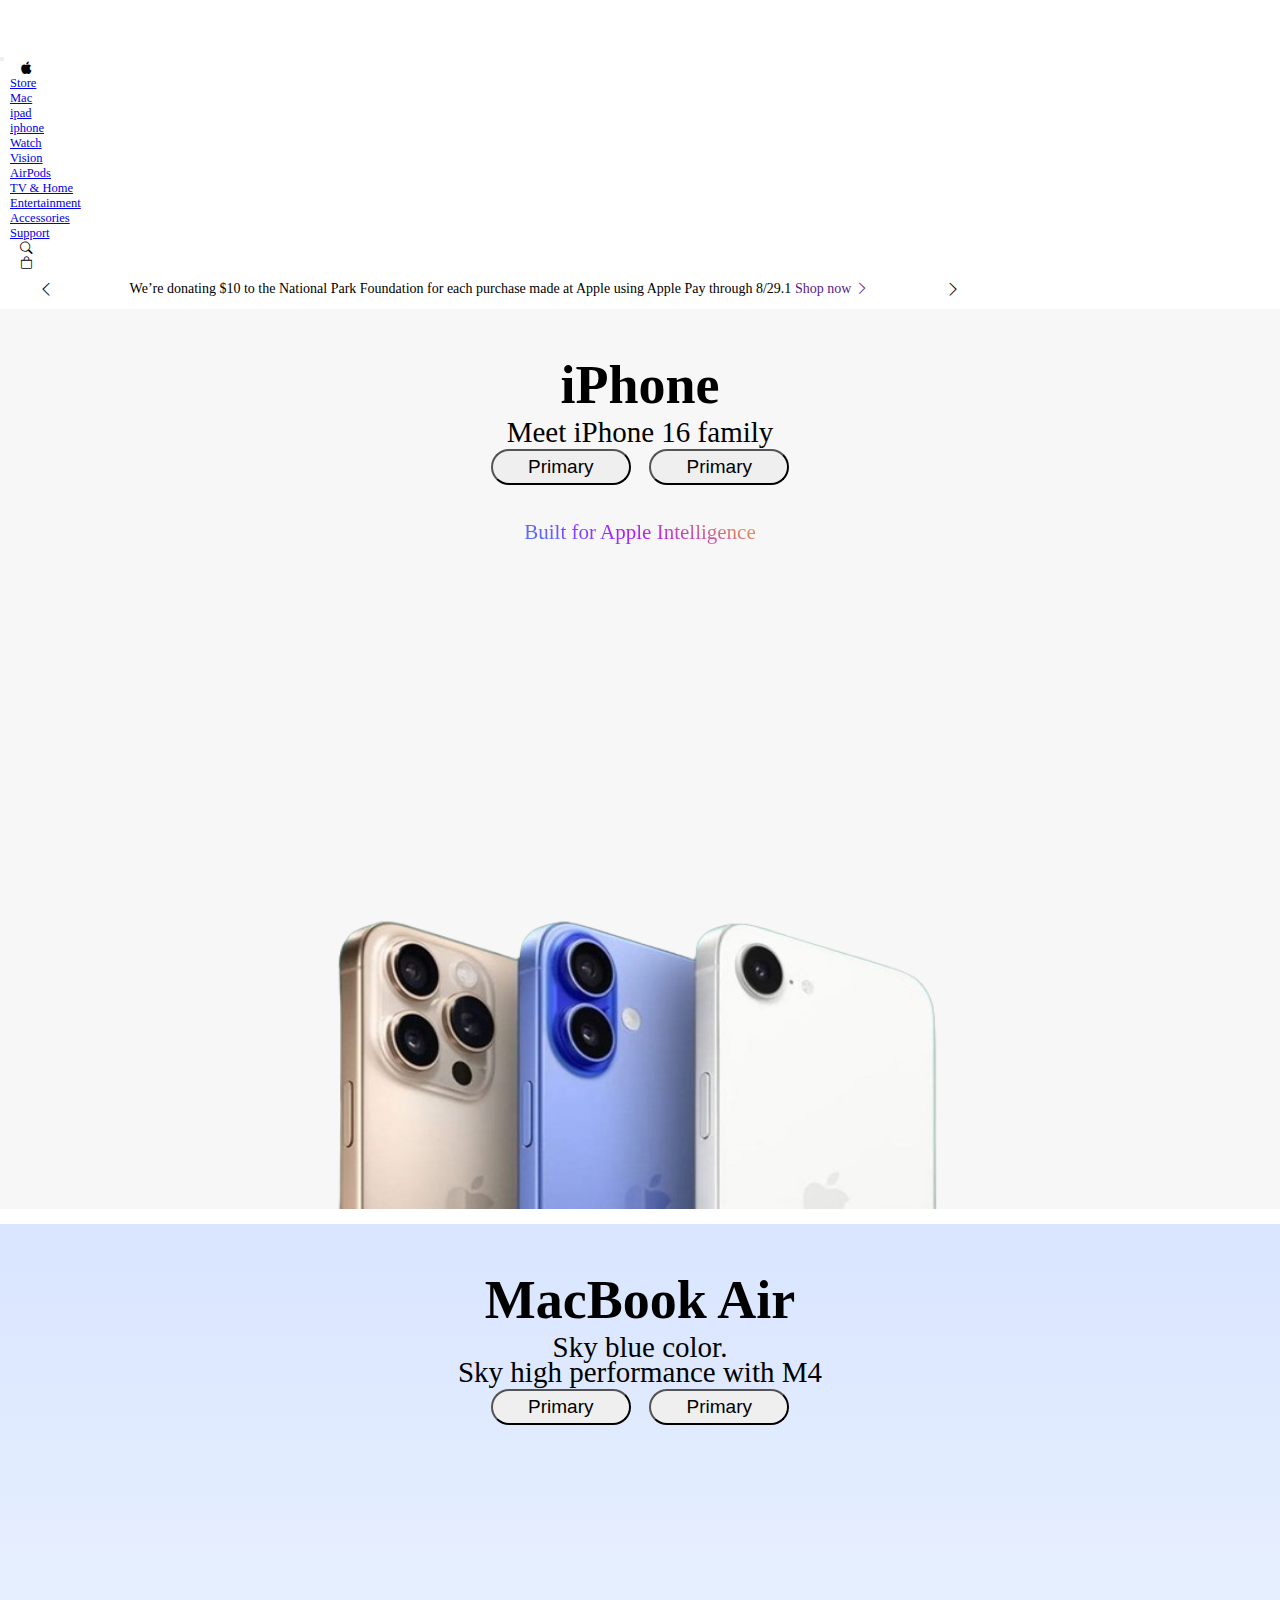
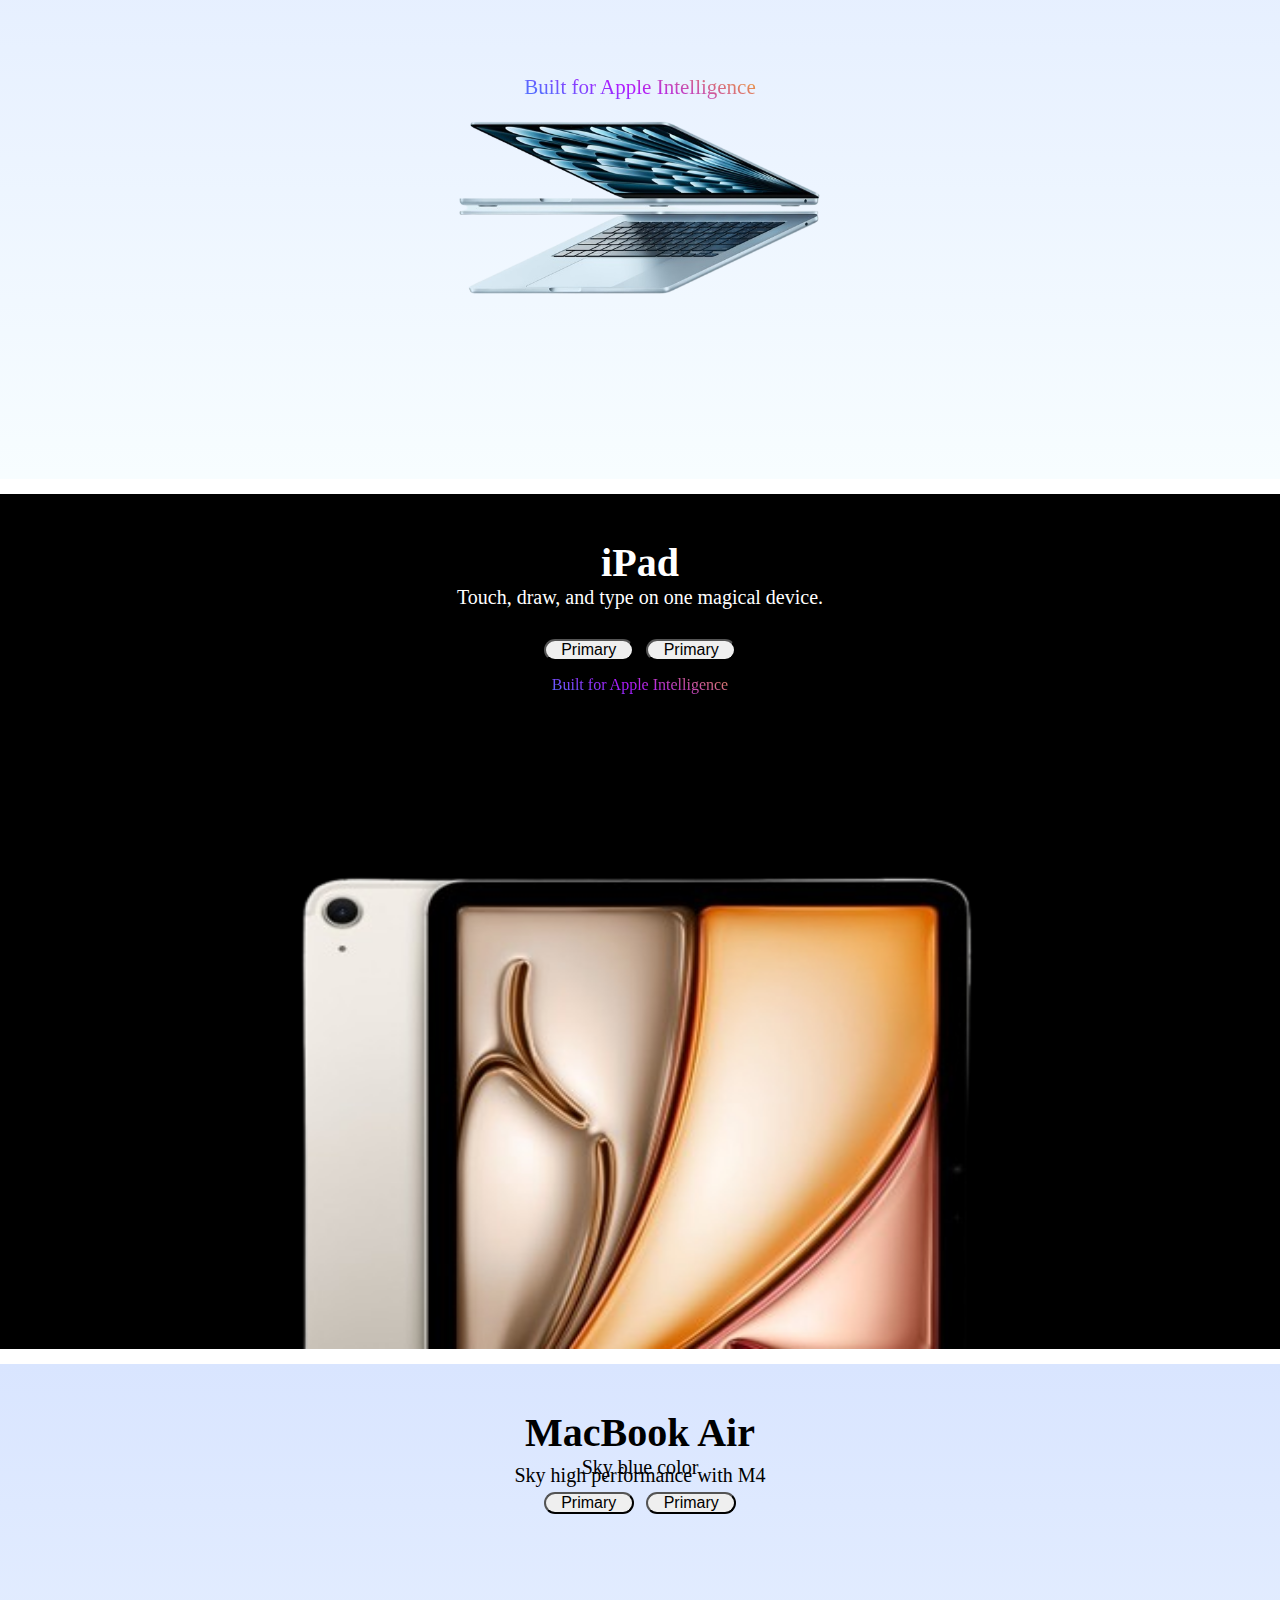
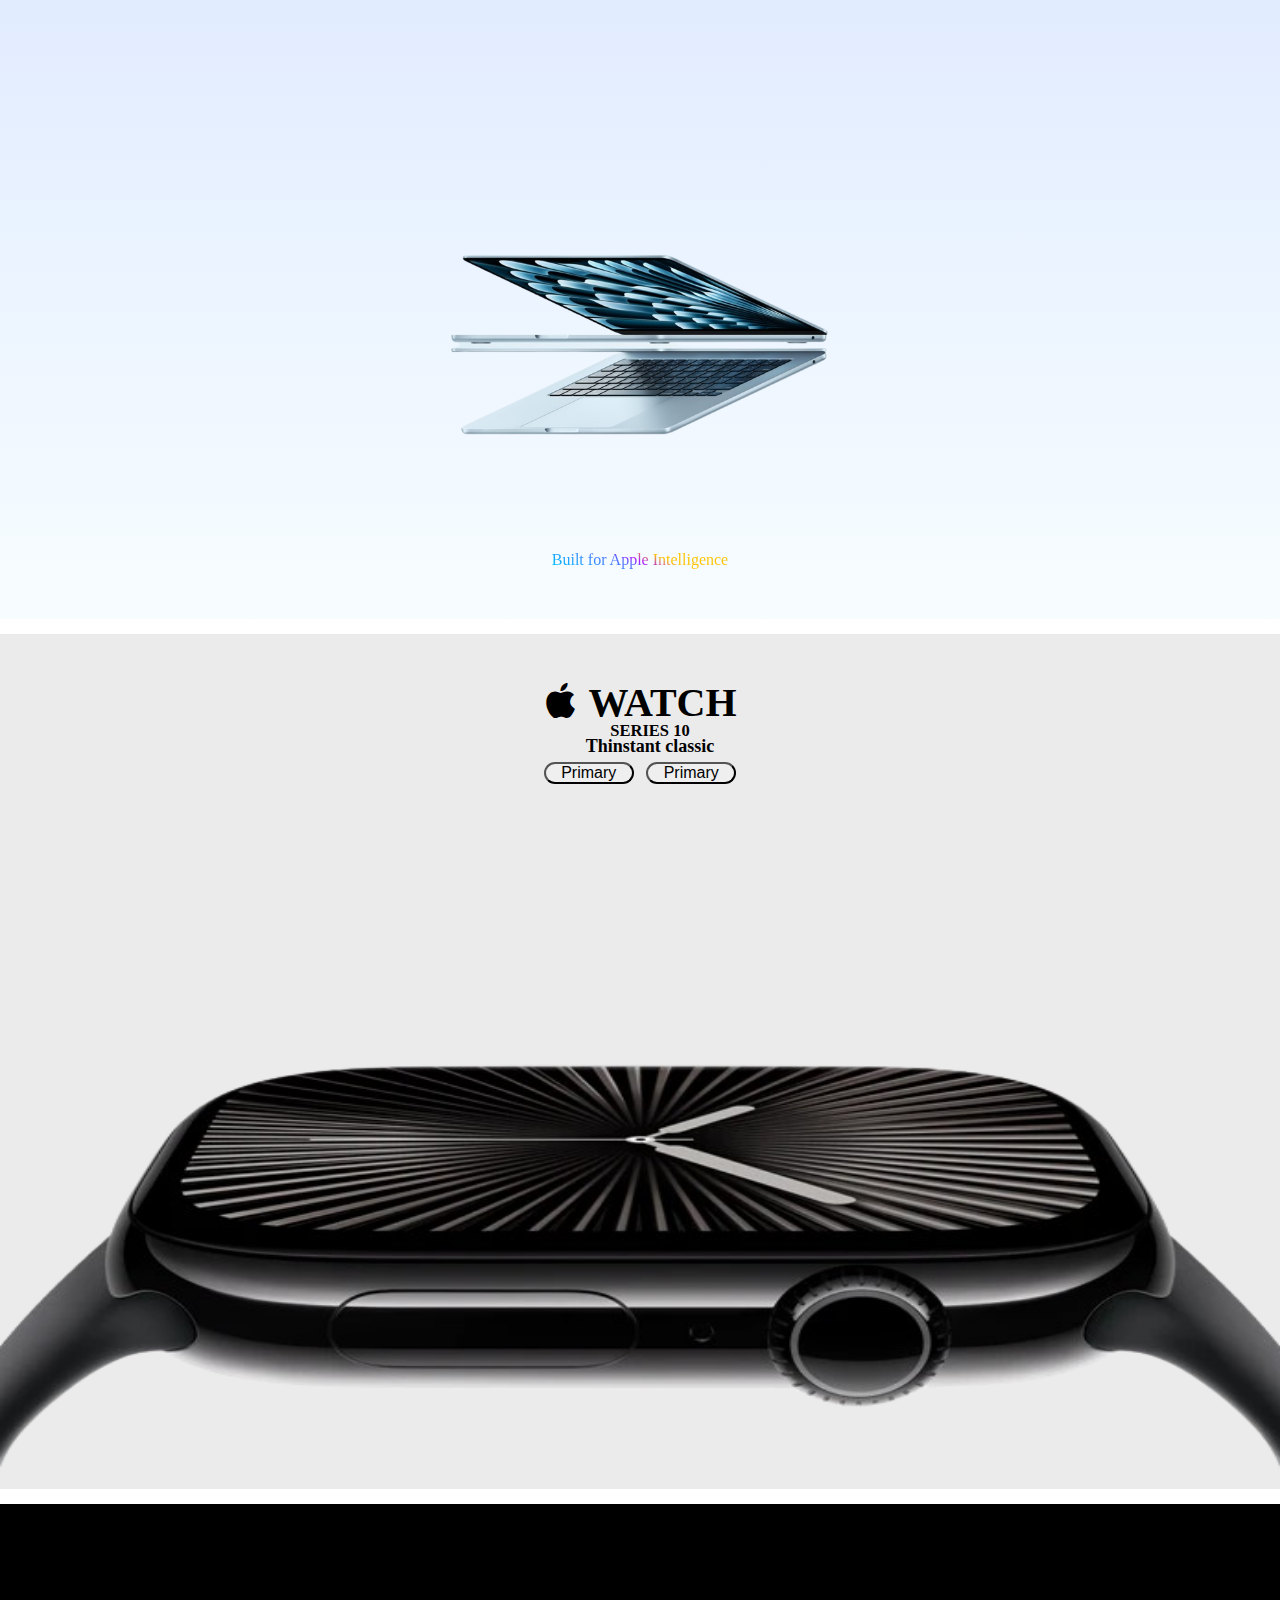
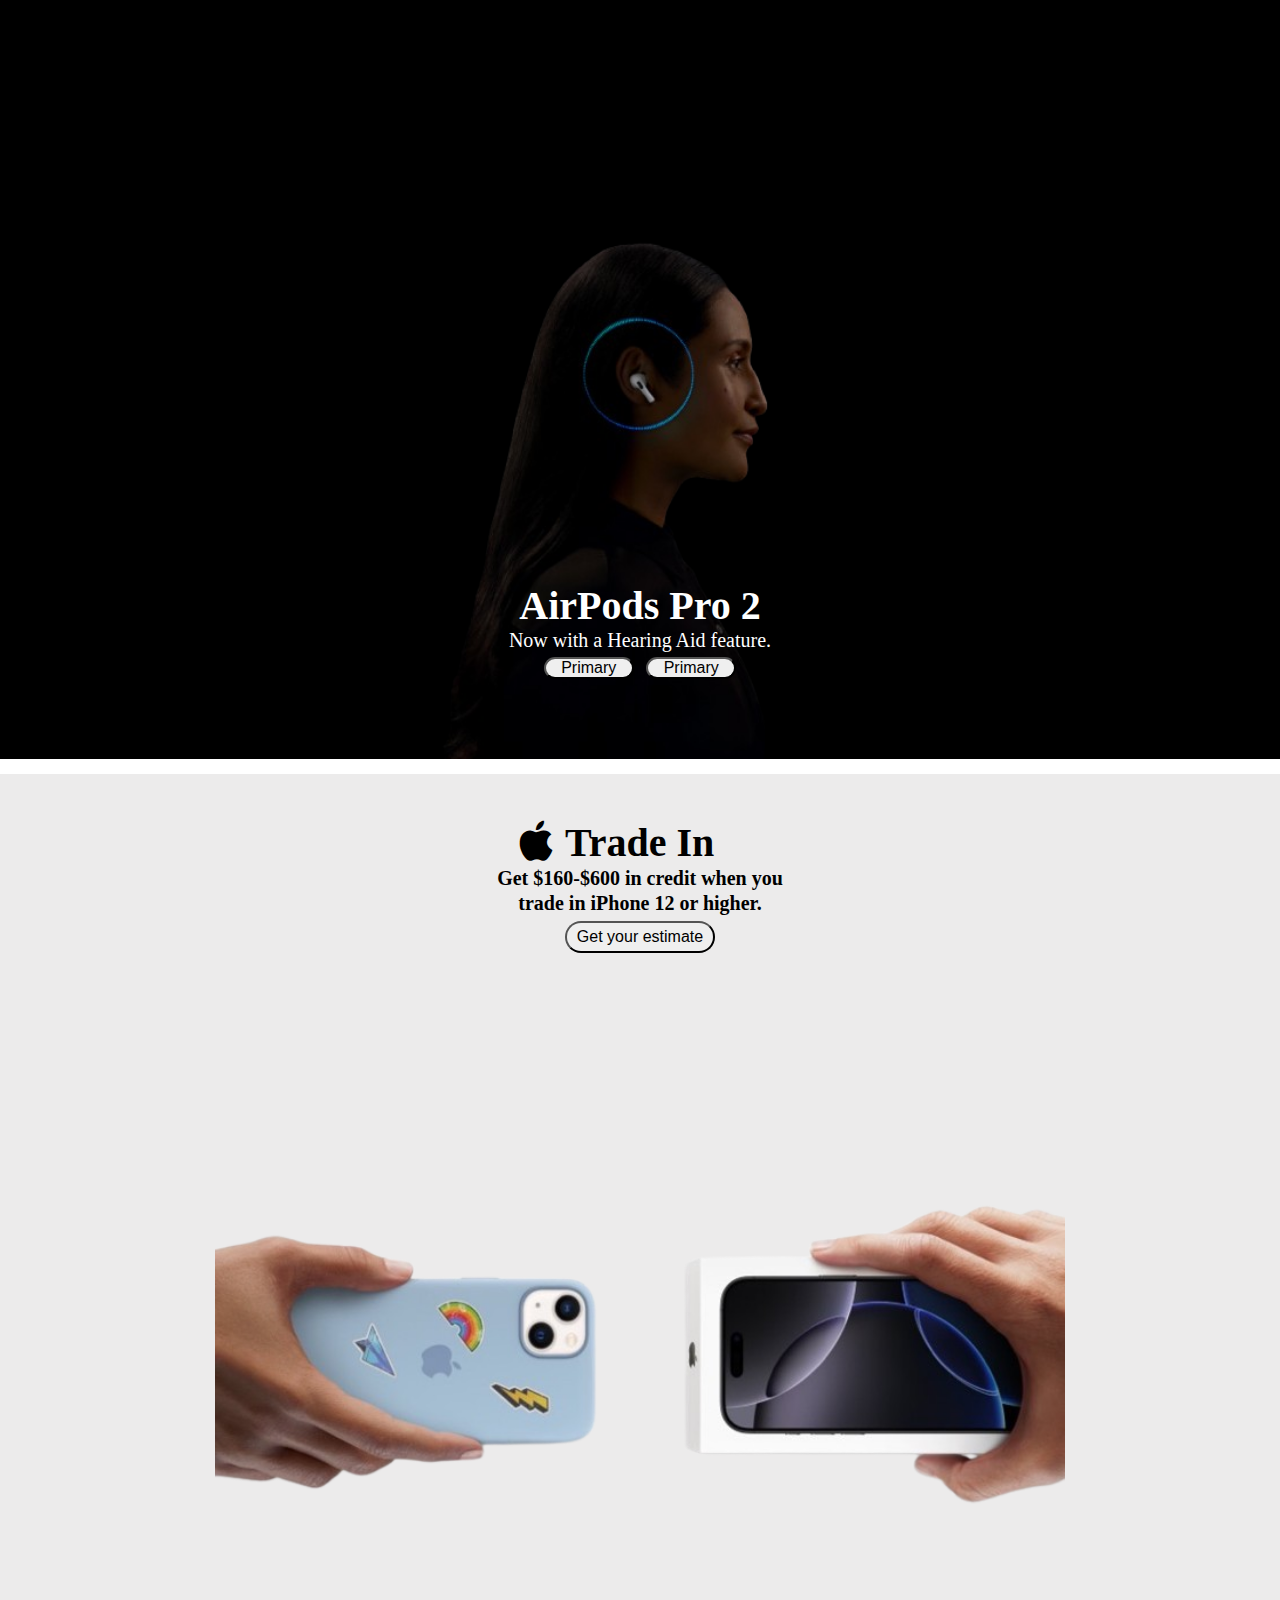
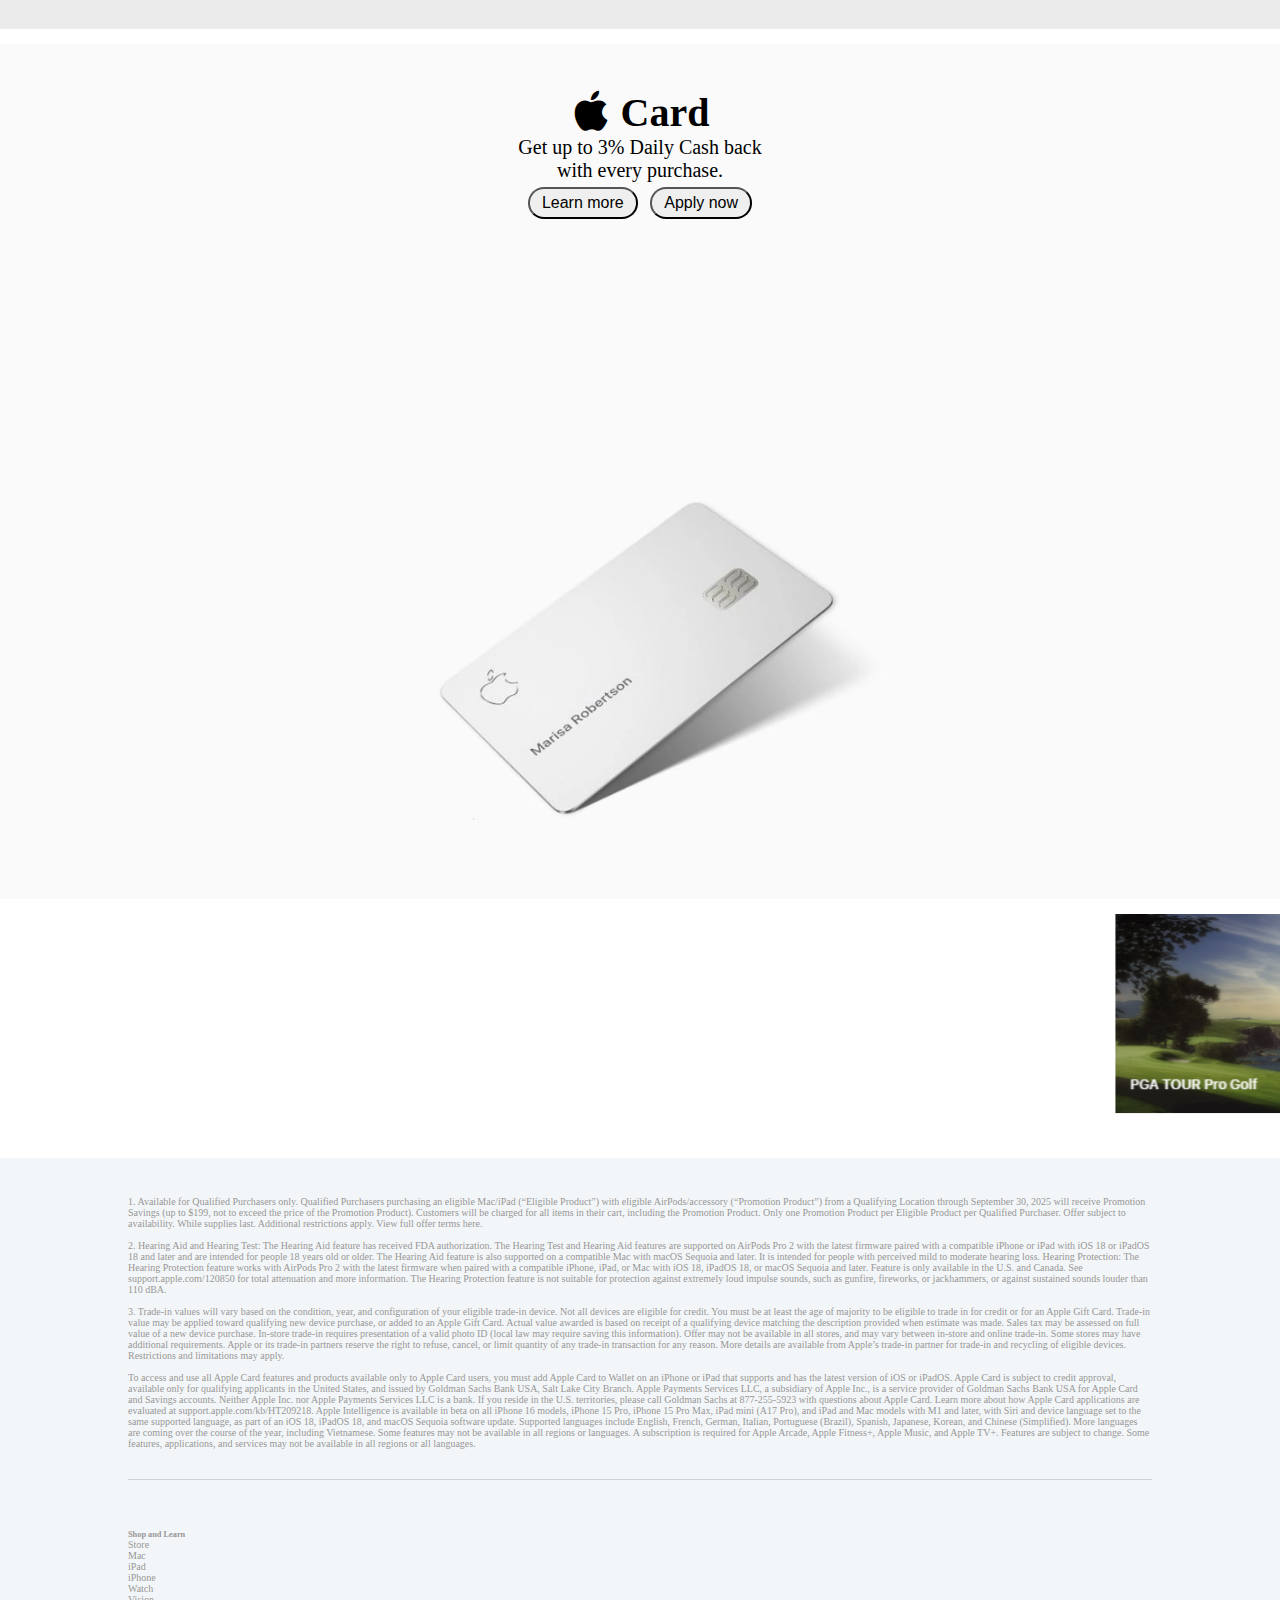
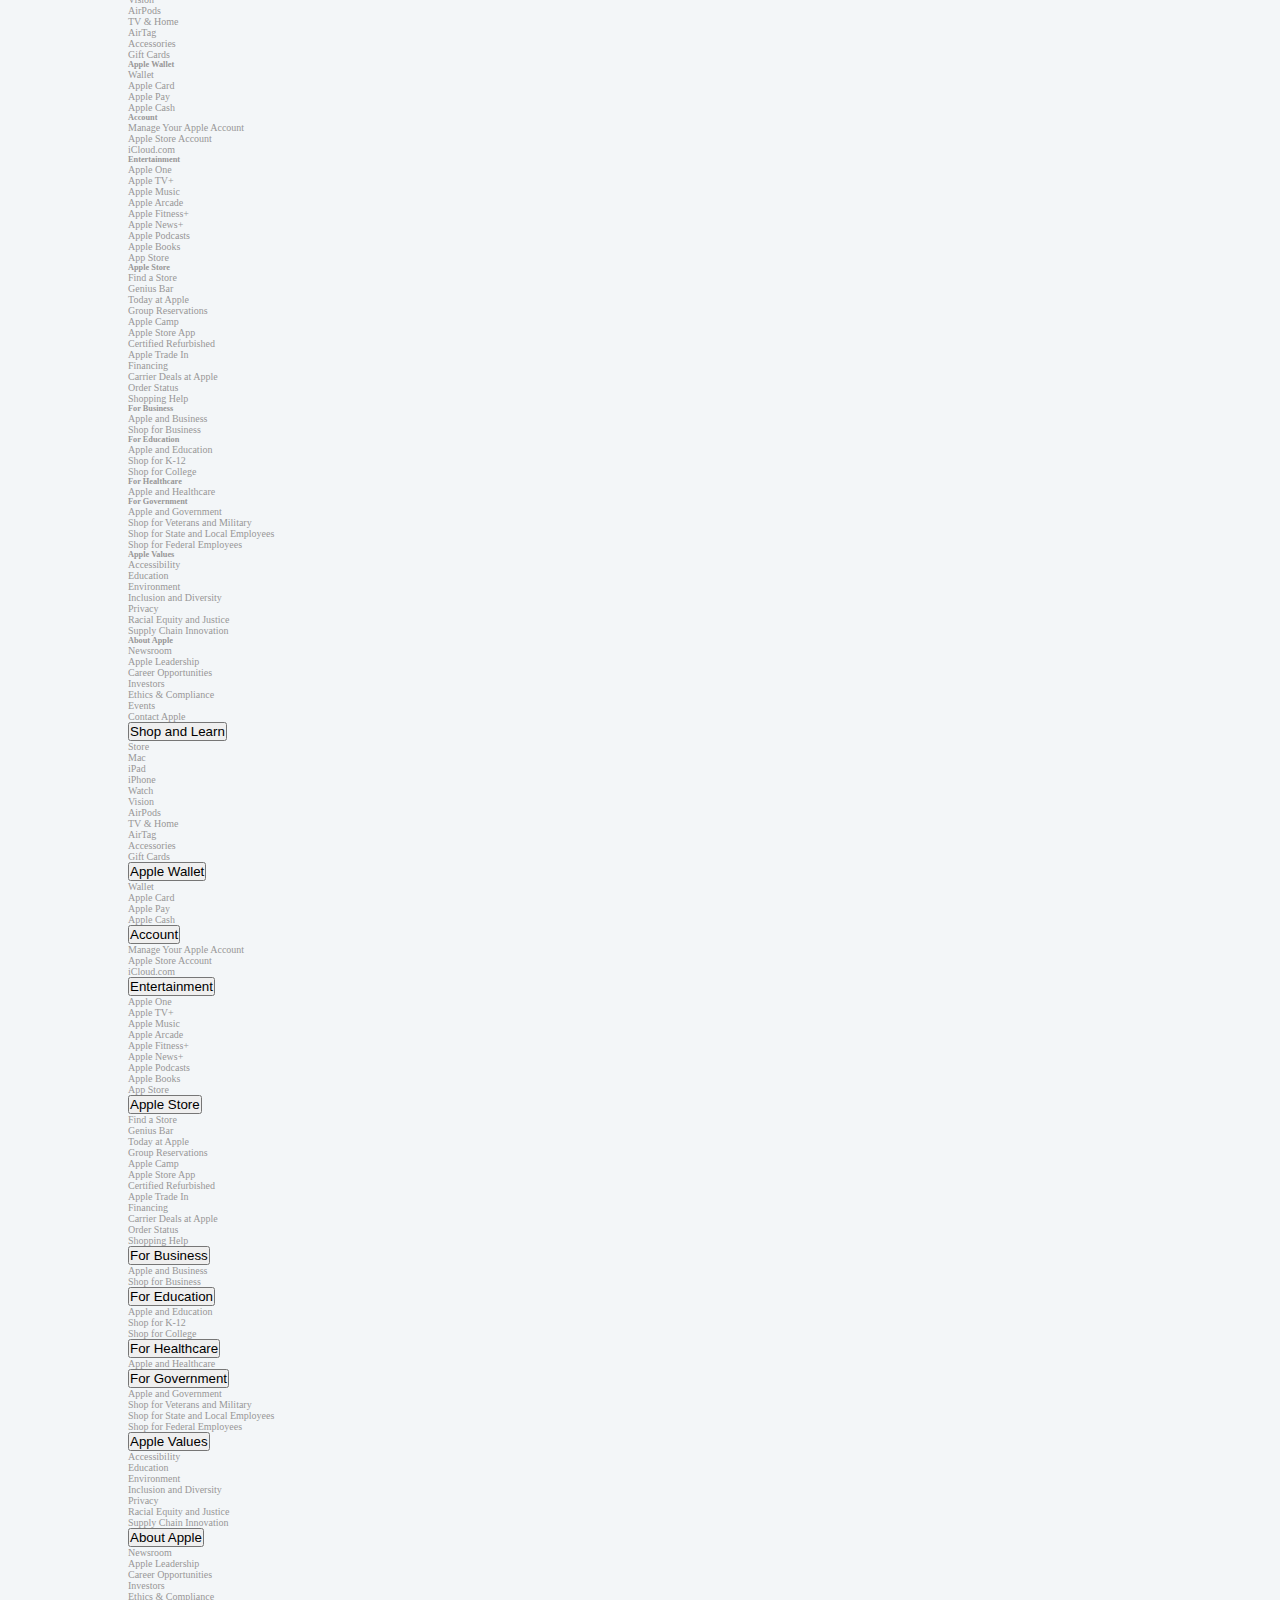
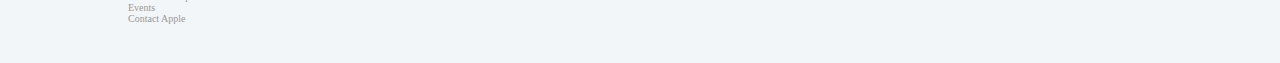
<file: index.html>
<!doctype html>
<html lang="en">

<head>
    <meta charset="utf-8">
    <meta name="viewport" content="width=device-width, initial-scale=1">
    <title>Apple clone</title>
    <link href="https://cdn.jsdelivr.net/npm/bootstrap@5.3.7/dist/css/bootstrap.min.css" rel="stylesheet"
        integrity="sha384-LN+7fdVzj6u52u30Kp6M/trliBMCMKTyK833zpbD+pXdCLuTusPj697FH4R/5mcr" crossorigin="anonymous">
    <link rel="stylesheet" href="https://cdn.jsdelivr.net/npm/bootstrap-icons@1.13.1/font/bootstrap-icons.min.css">
    <link rel="stylesheet" href="./style.css">
</head>

<body>
    <!-- nav bar below ....... -->
    <nav class="navbar navbar-expand-lg bg-body-tertiary fixed-top">
        <div class="container-fluid">
            <!-- <a class="navbar-brand" href="#">Navbar</a> -->
            <button class="navbar-toggler" type="button" data-bs-toggle="collapse"
                data-bs-target="#navbarSupportedContent" aria-controls="navbarSupportedContent" aria-expanded="false"
                aria-label="Toggle navigation">
                <span class="navbar-toggler-icon"></span>
            </button>
            <div class="collapse navbar-collapse" id="navbarSupportedContent">
                <ul class="navbar-nav mx-auto mb-2 mb-lg-0">
                    <li class="nav-item">
                        <a href="./index.html"><i class="bi bi-apple"></i></a>
                    </li>
                    <li class="nav-item">
                        <a class="nav-link active" aria-current="page" href="#">Store</a>
                    </li>
                    <li class="nav-item">
                        <a class="nav-link" href="#">Mac</a>
                    </li>
                    <li class="nav-item">
                        <a class="nav-link" href="#">ipad</a>
                    </li>
                    <li class="nav-item">
                        <a class="nav-link" href="#">iphone</a>
                    </li>
                    <li class="nav-item">
                        <a class="nav-link" href="#">Watch</a>
                    </li>
                    <li class="nav-item">
                        <a class="nav-link" href="#">Vision</a>
                    </li>
                    <li class="nav-item">
                        <a class="nav-link" href="#">AirPods</a>
                    </li>
                    <li class="nav-item">
                        <a class="nav-link" href="#">TV & Home</a>
                    </li>
                    <li class="nav-item">
                        <a class="nav-link" href="#">Entertainment</a>
                    </li>
                    <li class="nav-item">
                        <a class="nav-link" href="#">Accessories</a>
                    </li>
                    <li class="nav-item">
                        <a class="nav-link" href="#">Support</a>
                    </li>
                    <li class="nav-item">
                        <a class="nav-link" href="#"><i class="bi bi-search"></i></a>
                    </li>
                    <li class="nav-item">
                        <a class="nav-link" href="#"><i class="bi bi-bag"></i></a>
                    </li>
                </ul>
            </div>
        </div>
    </nav>


    <!--........... box start from here ......... -->
    <div class="container-fluid">
        <div class="container box">
            <i class="bi bi-chevron-left"></i>
            <p>We’re donating $10 to the National Park Foundation for each purchase made at Apple using Apple Pay
                through 8/29.1 <a href="">Shop now <i class="bi bi-chevron-right"></i></a></p>
            <i class="bi bi-chevron-right"></i>
        </div>
    </div>
    <!--...... box ends here ......... -->



    <!-- main container starts ............... -->
    <div class="container-fluid px-0">
        <div class="main-container">
            <h1>iPhone</h1>
            <p>Meet iPhone 16 family</p>
            <div class="container">
                <button type="button" class="btn btn-primary">Primary</button>
                <button type="button" class="btn btn-outline-primary">Primary</button>
            </div>
            <p class="gradient">Built for Apple Intelligence</p>
        </div>
    </div>
    <!-- main container end ............... -->


    <!-- .......... main 2 constainer starts from here ...... -->
    <div class="container-fluid px-0">
        <div class="main-2">
            <h1>MacBook Air</h1>
            <p>Sky blue color.</p>
            <p>Sky high performance with M4</p>
            <div class="container">
                <button type="button" class="btn btn-primary">Primary</button>
                <button type="button" class="btn btn-outline-primary">Primary</button>
            </div>
            <p class="m2-p">Built for Apple Intelligence</p>
        </div>
    </div>
    <!--............... main 2 ends here .......... -->


    <!-- ............. cards starts from here ............ -->
    <div class="container-fluid px-0">
        <div class="row g-0">
            <div class="col-12 col-lg-6 pe-lg-3">
                <div class="container-fluid cards c1">
                    <h1>iPad</h1>
                    <p>Touch, draw, and type on one magical device.</p>
                    <div class="container">
                        <button type="button" class="btn btn-primary">Primary</button>
                        <button type="button" class="btn btn-outline-primary">Primary</button>
                    </div>
                    <p class="gradient">Built for Apple Intelligence</p>
                </div>
            </div>
            <div class="col-12 col-lg-6">
                <div class="container-fluid cards c2">
                    <h1>MacBook Air</h1>
                    <p>Sky blue color</p>
                    <p>Sky high performance with M4</p>
                    <div class="container">
                        <button type="button" class="btn btn-primary">Primary</button>
                        <button type="button" class="btn btn-outline-primary">Primary</button>
                    </div>
                    <p class="gradient">Built for Apple Intelligence</p>
                </div>
            </div>
            <div class="col-12 col-lg-6 pe-lg-3">
                <div class="container-fluid cards c3">
                    <h1><i class="bi bi-apple"></i>WATCH</h1>
                    <p>SERIES 10</p>
                    <p>Thinstant classic</p>
                    <div class="container">
                        <button type="button" class="btn btn-primary">Primary</button>
                        <button type="button" class="btn btn-outline-primary">Primary</button>
                    </div>
                </div>
            </div>
            <div class="col-12 col-lg-6">
                <div class="container-fluid cards c4">
                    <h1>AirPods Pro 2</h1>
                    <p>Now with a Hearing Aid feature.</p>
                    <div class="container">
                        <button type="button" class="btn btn-primary">Primary</button>
                        <button type="button" class="btn btn-outline-primary">Primary</button>
                    </div>
                </div>
            </div>
            <div class="col-12 col-lg-6 pe-lg-3">
                <div class="container-fluid cards c5">
                    <h1><i class="bi bi-apple"></i> Trade In</h1>
                    <p>Get $160-$600 in credit when you <br> trade in iPhone 12 or higher.</p>
                    <div class="container">
                        <button type="button" class="btn btn-primary">Get your estimate</button>
                    </div>
                </div>
            </div>
            <div class="col-12 col-lg-6">
                <div class="container-fluid cards c6">
                    <h1><i class="bi bi-apple"></i> Card</h1>
                    <p>Get up to 3% Daily Cash back <br> with every purchase.</p>
                    <div class="container">
                        <button type="button" class="btn btn-primary">Learn more</button>
                        <button type="button" class="btn btn-outline-primary">Apply now</button>
                    </div>
                </div>
            </div>
        </div>
    </div>
    <!-- ........ cards ends here ............. -->



    <div class="container-fluid px-0">
        <marquee behavior="" direction="" scrollamount="15">
            <img src="./assets/slider/img 1.PNG" alt="">
            <img src="./assets/slider/img 2.PNG" alt="">
            <img src="./assets/slider/img 3.PNG" alt="">
            <img src="./assets/slider/img 4.PNG" alt="">
            <img src="./assets/slider/img 5.PNG" alt="">
            <img src="./assets/slider/img 6.PNG" alt="">
        </marquee>
    </div>






    <!-- ............ foooter starts from here ................... -->
    <footer>
        <p>
            1. Available for Qualified Purchasers only. Qualified Purchasers purchasing an eligible Mac/iPad (“Eligible
            Product”) with eligible AirPods/accessory (“Promotion Product”) from a Qualifying Location through September
            30, 2025 will receive Promotion Savings (up to $199, not to exceed the price of the Promotion Product).
            Customers will be charged for all items in their cart, including the Promotion Product. Only one Promotion
            Product per Eligible Product per Qualified Purchaser. Offer subject to availability. While supplies last.
            Additional restrictions apply. View full offer terms here. <br><br>

            2. Hearing Aid and Hearing Test: The Hearing Aid feature has received FDA authorization. The Hearing Test
            and Hearing Aid features are supported on AirPods Pro 2 with the latest firmware paired with a compatible
            iPhone or iPad with iOS 18 or iPadOS 18 and later and are intended for people 18 years old or older. The
            Hearing Aid feature is also supported on a compatible Mac with macOS Sequoia and later. It is intended for
            people with perceived mild to moderate hearing loss.
            Hearing Protection: The Hearing Protection feature works with AirPods Pro 2 with the latest firmware when
            paired with a compatible iPhone, iPad, or Mac with iOS 18, iPadOS 18, or macOS Sequoia and later. Feature is
            only available in the U.S. and Canada. See support.apple.com/120850 for total attenuation and more
            information. The Hearing Protection feature is not suitable for protection against extremely loud impulse
            sounds, such as gunfire, fireworks, or jackhammers, or against sustained sounds louder than 110 dBA. <br><br>

            3. Trade‑in values will vary based on the condition, year, and configuration of your eligible trade‑in
            device. Not all devices are eligible for credit. You must be at least the age of majority to be eligible to 
            trade in for credit or for an Apple Gift Card. Trade‑in value may be applied toward qualifying new device
            purchase, or added to an Apple Gift Card. Actual value awarded is based on receipt of a qualifying device
            matching the description provided when estimate was made. Sales tax may be assessed on full value of a new
            device purchase. In‑store trade‑in requires presentation of a valid photo ID (local law may require saving
            this information). Offer may not be available in all stores, and may vary between in‑store and online
            trade‑in. Some stores may have additional requirements. Apple or its trade‑in partners reserve the right to
            refuse, cancel, or limit quantity of any trade‑in transaction for any reason. More details are available
            from Apple’s trade-in partner for trade‑in and recycling of eligible devices. Restrictions and limitations
            may apply. <br><br>
            To access and use all Apple Card features and products available only to Apple Card users, you must add
            Apple Card to Wallet on an iPhone or iPad that supports and has the latest version of iOS or iPadOS. Apple
            Card is subject to credit approval, available only for qualifying applicants in the United States, and
            issued by Goldman Sachs Bank USA, Salt Lake City Branch.
            Apple Payments Services LLC, a subsidiary of Apple Inc., is a service provider of Goldman Sachs Bank USA for
            Apple Card and Savings accounts. Neither Apple Inc. nor Apple Payments Services LLC is a bank.
            If you reside in the U.S. territories, please call Goldman Sachs at 877-255-5923 with questions about Apple
            Card.
            Learn more about how Apple Card applications are evaluated at support.apple.com/kb/HT209218.
            Apple Intelligence is available in beta on all iPhone 16 models, iPhone 15 Pro, iPhone 15 Pro Max, iPad mini
            (A17 Pro), and iPad and Mac models with M1 and later, with Siri and device language set to the same
            supported language, as part of an iOS 18, iPadOS 18, and macOS Sequoia software update. Supported languages
            include English, French, German, Italian, Portuguese (Brazil), Spanish, Japanese, Korean, and Chinese
            (Simplified). More languages are coming over the course of the year, including Vietnamese. Some features may
            not be available in all regions or languages.
            A subscription is required for Apple Arcade, Apple Fitness+, Apple Music, and Apple TV+.
            Features are subject to change. Some features, applications, and services may not be available in all
            regions or all languages.</p>



<!-- display displays on screens greater then small screens then bootstrap accordion will display instead of this -->
        <div class="container-fluid d-none d-md-block">
            <div class="row">
                <div class="col col-lg-2">
                    <h5>Shop and Learn</h5>
                    <ul>
                        <li>Store</li>
                        <li>Mac</li>
                        <li>iPad</li>
                        <li>iPhone</li>
                        <li>Watch</li>
                        <li>Vision</li>
                        <li>AirPods</li>
                        <li>TV & Home</li>
                        <li>AirTag</li>
                        <li>Accessories</li>
                        <li>Gift Cards</li>
                    </ul>
                    <h5 class="mt-5">Apple Wallet</h5>
                    <ul>
                        <li>Wallet</li>
                        <li>Apple Card</li>
                        <li>Apple Pay</li>
                        <li>Apple Cash</li>
                    </ul>
                </div>
                <div class="col col-lg-2">
                    <h5>Account</h5>
                    <ul>
                        <li>Manage Your Apple Account</li>
                        <li>Apple Store Account</li>
                        <li>iCloud.com</li>
                    </ul>
                    <h5 class="mt-5">Entertainment</h5>
                    <ul>
                        <li>Apple One</li>
                        <li>Apple TV+</li>
                        <li>Apple Music</li>
                        <li>Apple Arcade</li>
                        <li>Apple Fitness+</li>
                        <li>Apple News+</li>
                        <li>Apple Podcasts</li>
                        <li>Apple Books</li>
                        <li>App Store</li>
                    </ul>
                </div>
                <div class="col col-lg-2">
                    <h5>Apple Store</h5>
                    <ul>
                        <li>Find a Store</li>
                        <li>Genius Bar</li>
                        <li>Today at Apple</li>
                        <li>Group Reservations</li>
                        <li>Apple Camp</li>
                        <li>Apple Store App</li>
                        <li>Certified Refurbished</li>
                        <li>Apple Trade In</li>
                        <li>Financing</li>
                        <li>Carrier Deals at Apple</li>
                        <li>Order Status</li>
                        <li>Shopping Help</li>
                    </ul>
                </div>

                <div class="col col-lg-2">
                    <h5>For Business</h5>
                    <ul>
                        <li>Apple and Business</li>
                        <li>Shop for Business</li>
                    </ul>
                    <h5 class="mt-5">For Education</h5>
                    <ul>
                        <li>Apple and Education</li>
                        <li>Shop for K-12</li>
                        <li>Shop for College</li>
                    </ul>
                    <h5 class="mt-5">For Healthcare</h5>
                    <ul>
                        <li>Apple and Healthcare</li>
                    </ul>
                    <h5 class="mt-5">For Government</h5>
                    <ul>
                        <li>Apple and Government</li>
                        <li>Shop for Veterans and Military</li>
                        <li>Shop for State and Local Employees</li>
                        <li>Shop for Federal Employees</li>
                    </ul>
                </div>
                <div class="col col-lg-2">
                    <h5>Apple Values</h5>
                    <ul>
                        <li>Accessibility</li>
                        <li>Education</li>
                        <li>Environment</li>
                        <li>Inclusion and Diversity</li>
                        <li>Privacy</li>
                        <li>Racial Equity and Justice</li>
                        <li>Supply Chain Innovation</li>
                    </ul>
                    <h5 class="mt-5">About Apple</h5>
                    <ul>
                        <li>Newsroom</li>
                        <li>Apple Leadership</li>
                        <li>Career Opportunities</li>
                        <li>Investors</li>
                        <li>Ethics & Compliance</li>
                        <li>Events</li>
                        <li>Contact Apple</li>
                    </ul>
                </div>
            </div>
        </div>


        <!-- ..... bootstrap accoordion starts from here........ -->
        <!-- ......... displays only on small screen ....... -->
        <div class="accordion accordion-flush d-md-none" id="accordionFlushExample">
            <div class="accordion-item">
                <h2 class="accordion-header">
                    <button class="accordion-button collapsed" type="button" data-bs-toggle="collapse"
                        data-bs-target="#flush-collapseOne" aria-expanded="false" aria-controls="flush-collapseOne">
                        Shop and Learn
                    </button>
                </h2>
                <div id="flush-collapseOne" class="accordion-collapse collapse" data-bs-parent="#accordionFlushExample">
                    <div class="accordion-body">
                        <ul>
                            <li>Store</li>
                            <li>Mac</li>
                            <li>iPad</li>
                            <li>iPhone</li>
                            <li>Watch</li>
                            <li>Vision</li>
                            <li>AirPods</li>
                            <li>TV & Home</li>
                            <li>AirTag</li>
                            <li>Accessories</li>
                            <li>Gift Cards</li>
                        </ul>
                    </div>
                </div>
            </div>
            <div class="accordion-item">
                <h2 class="accordion-header">
                    <button class="accordion-button collapsed" type="button" data-bs-toggle="collapse"
                        data-bs-target="#flush-collapseTwo" aria-expanded="false" aria-controls="flush-collapseTwo">
                        Apple Wallet
                    </button>
                </h2>
                <div id="flush-collapseTwo" class="accordion-collapse collapse" data-bs-parent="#accordionFlushExample">
                    <div class="accordion-body">
                        <ul>
                            <li>Wallet</li>
                            <li>Apple Card</li>
                            <li>Apple Pay</li>
                            <li>Apple Cash</li>
                        </ul>
                    </div>
                </div>
            </div>
            <div class="accordion-item">
                <h2 class="accordion-header">
                    <button class="accordion-button collapsed" type="button" data-bs-toggle="collapse"
                        data-bs-target="#flush-collapseThree" aria-expanded="false" aria-controls="flush-collapseThree">
                        Account
                    </button>
                </h2>
                <div id="flush-collapseThree" class="accordion-collapse collapse"
                    data-bs-parent="#accordionFlushExample">
                    <div class="accordion-body">
                        <ul>
                            <li>Manage Your Apple Account</li>
                            <li>Apple Store Account</li>
                            <li>iCloud.com</li>
                        </ul>
                    </div>
                </div>
            </div>
            <div class="accordion-item">
                <h2 class="accordion-header">
                    <button class="accordion-button collapsed" type="button" data-bs-toggle="collapse"
                        data-bs-target="#flush-collapsefour" aria-expanded="false" aria-controls="flush-collapsefour">
                        Entertainment
                    </button>
                </h2>
                <div id="flush-collapsefour" class="accordion-collapse collapse"
                    data-bs-parent="#accordionFlushExample">
                    <div class="accordion-body">
                        <ul>
                            <li>Apple One</li>
                            <li>Apple TV+</li>
                            <li>Apple Music</li>
                            <li>Apple Arcade</li>
                            <li>Apple Fitness+</li>
                            <li>Apple News+</li>
                            <li>Apple Podcasts</li>
                            <li>Apple Books</li>
                            <li>App Store</li>
                        </ul>
                    </div>
                </div>
            </div>
            <div class="accordion-item">
                <h2 class="accordion-header">
                    <button class="accordion-button collapsed" type="button" data-bs-toggle="collapse"
                        data-bs-target="#flush-collapsefive" aria-expanded="false" aria-controls="flush-collapsefive">
                        Apple Store
                    </button>
                </h2>
                <div id="flush-collapsefive" class="accordion-collapse collapse"
                    data-bs-parent="#accordionFlushExample">
                    <div class="accordion-body">
                        <ul>
                            <li>Find a Store</li>
                            <li>Genius Bar</li>
                            <li>Today at Apple</li>
                            <li>Group Reservations</li>
                            <li>Apple Camp</li>
                            <li>Apple Store App</li>
                            <li>Certified Refurbished</li>
                            <li>Apple Trade In</li>
                            <li>Financing</li>
                            <li>Carrier Deals at Apple</li>
                            <li>Order Status</li>
                            <li>Shopping Help</li>
                        </ul>
                    </div>
                </div>
            </div>
            <div class="accordion-item">
                <h2 class="accordion-header">
                    <button class="accordion-button collapsed" type="button" data-bs-toggle="collapse"
                        data-bs-target="#flush-collapsesix" aria-expanded="false" aria-controls="flush-collapsesix">
                        For Business
                    </button>
                </h2>
                <div id="flush-collapsesix" class="accordion-collapse collapse" data-bs-parent="#accordionFlushExample">
                    <div class="accordion-body">
                        <ul>
                            <li>Apple and Business</li>
                            <li>Shop for Business</li>
                        </ul>
                    </div>
                </div>
            </div>
            <div class="accordion-item">
                <h2 class="accordion-header">
                    <button class="accordion-button collapsed" type="button" data-bs-toggle="collapse"
                        data-bs-target="#flush-collapseseven" aria-expanded="false" aria-controls="flush-collapseseven">
                        For Education
                    </button>
                </h2>
                <div id="flush-collapseseven" class="accordion-collapse collapse"
                    data-bs-parent="#accordionFlushExample">
                    <div class="accordion-body">
                        <ul>
                            <li>Apple and Education</li>
                            <li>Shop for K-12</li>
                            <li>Shop for College</li>
                        </ul>
                    </div>
                </div>
            </div>
            <div class="accordion-item">
                <h2 class="accordion-header">
                    <button class="accordion-button collapsed" type="button" data-bs-toggle="collapse"
                        data-bs-target="#flush-collapseeight" aria-expanded="false" aria-controls="flush-collapseeight">
                        For Healthcare
                    </button>
                </h2>
                <div id="flush-collapseeight" class="accordion-collapse collapse"
                    data-bs-parent="#accordionFlushExample">
                    <div class="accordion-body">
                        <ul>
                            <li>Apple and Healthcare</li>
                        </ul>
                    </div>
                </div>
            </div>
            <div class="accordion-item">
                <h2 class="accordion-header">
                    <button class="accordion-button collapsed" type="button" data-bs-toggle="collapse"
                        data-bs-target="#flush-collapsenine" aria-expanded="false" aria-controls="flush-collapsenine">
                        For Government
                    </button>
                </h2>
                <div id="flush-collapsenine" class="accordion-collapse collapse"
                    data-bs-parent="#accordionFlushExample">
                    <div class="accordion-body">
                        <ul>
                            <li>Apple and Government</li>
                            <li>Shop for Veterans and Military</li>
                            <li>Shop for State and Local Employees</li>
                            <li>Shop for Federal Employees</li>
                        </ul>
                    </div>
                </div>
            </div>
            <div class="accordion-item">
                <h2 class="accordion-header">
                    <button class="accordion-button collapsed" type="button" data-bs-toggle="collapse"
                        data-bs-target="#flush-collapseten" aria-expanded="false" aria-controls="flush-collapseten">
                        Apple Values
                    </button>
                </h2>
                <div id="flush-collapseten" class="accordion-collapse collapse" data-bs-parent="#accordionFlushExample">
                    <div class="accordion-body">
                        <ul>
                            <li>Accessibility</li>
                            <li>Education</li>
                            <li>Environment</li>
                            <li>Inclusion and Diversity</li>
                            <li>Privacy</li>
                            <li>Racial Equity and Justice</li>
                            <li>Supply Chain Innovation</li>
                        </ul>
                    </div>
                </div>
            </div>
            <div class="accordion-item">
                <h2 class="accordion-header">
                    <button class="accordion-button collapsed" type="button" data-bs-toggle="collapse"
                        data-bs-target="#flush-collapseeleven" aria-expanded="false"
                        aria-controls="flush-collapseeleven">
                        About Apple
                    </button>
                </h2>
                <div id="flush-collapseeleven" class="accordion-collapse collapse"
                    data-bs-parent="#accordionFlushExample">
                    <div class="accordion-body">
                        <ul>
                            <li>Newsroom</li>
                            <li>Apple Leadership</li>
                            <li>Career Opportunities</li>
                            <li>Investors</li>
                            <li>Ethics & Compliance</li>
                            <li>Events</li>
                            <li>Contact Apple</li>
                        </ul>
                    </div>
                </div>
            </div>
        </div>
        <!-- ........ bootstrap accordion ends here ........ -->
    </footer>

    <script src="https://cdn.jsdelivr.net/npm/bootstrap@5.3.7/dist/js/bootstrap.bundle.min.js"
        integrity="sha384-ndDqU0Gzau9qJ1lfW4pNLlhNTkCfHzAVBReH9diLvGRem5+R9g2FzA8ZGN954O5Q"
        crossorigin="anonymous"></script>
</body>

</html>
</file>
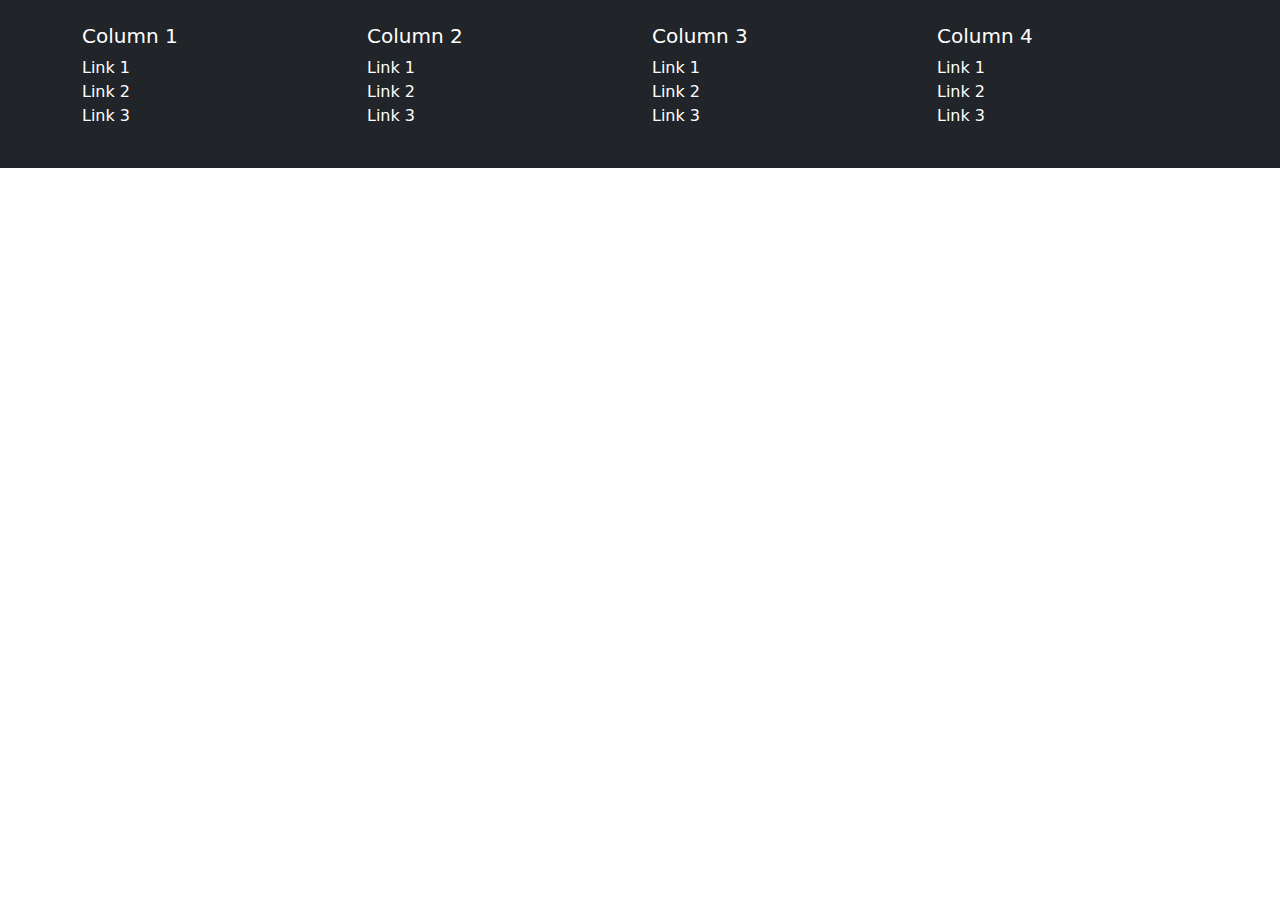
<file: test.html>
<!DOCTYPE html>
<html lang="en">

<head>
    <meta charset="UTF-8">
    <meta name="viewport" content="width=device-width, initial-scale=1">
    <title>Responsive Footer</title>
    <link href="https://cdn.jsdelivr.net/npm/bootstrap@5.3.3/dist/css/bootstrap.min.css" rel="stylesheet">
</head>

<body>

    <!-- FOOTER -->
    <footer class="bg-dark text-white p-4">
        <!-- Desktop / Large Screens (4 columns) -->
        <div class="container d-none d-lg-block">
            <div class="row">
                <div class="col-lg-3">
                    <h5>Column 1</h5>
                    <ul class="list-unstyled">
                        <li>Link 1</li>
                        <li>Link 2</li>
                        <li>Link 3</li>
                    </ul>
                </div>
                <div class="col-lg-3">
                    <h5>Column 2</h5>
                    <ul class="list-unstyled">
                        <li>Link 1</li>
                        <li>Link 2</li>
                        <li>Link 3</li>
                    </ul>
                </div>
                <div class="col-lg-3">
                    <h5>Column 3</h5>
                    <ul class="list-unstyled">
                        <li>Link 1</li>
                        <li>Link 2</li>
                        <li>Link 3</li>
                    </ul>
                </div>
                <div class="col-lg-3">
                    <h5>Column 4</h5>
                    <ul class="list-unstyled">
                        <li>Link 1</li>
                        <li>Link 2</li>
                        <li>Link 3</li>
                    </ul>
                </div>
            </div>
        </div>

        <!-- Mobile / Small Screens (Accordion) -->
        <div class="container d-lg-none">
            <div class="accordion" id="footerAccordion">

                <div class="accordion-item">
                    <h2 class="accordion-header" id="headingOne">
                        <button class="accordion-button" type="button" data-bs-toggle="collapse"
                            data-bs-target="#collapseOne">
                            Column 1
                        </button>
                    </h2>
                    <div id="collapseOne" class="accordion-collapse collapse show" data-bs-parent="#footerAccordion">
                        <div class="accordion-body">
                            <ul class="list-unstyled">
                                <li>Link 1</li>
                                <li>Link 2</li>
                                <li>Link 3</li>
                            </ul>
                        </div>
                    </div>
                </div>

                <div class="accordion-item">
                    <h2 class="accordion-header" id="headingTwo">
                        <button class="accordion-button collapsed" type="button" data-bs-toggle="collapse"
                            data-bs-target="#collapseTwo">
                            Column 2
                        </button>
                    </h2>
                    <div id="collapseTwo" class="accordion-collapse collapse" data-bs-parent="#footerAccordion">
                        <div class="accordion-body">
                            <ul class="list-unstyled">
                                <li>Link 1</li>
                                <li>Link 2</li>
                                <li>Link 3</li>
                            </ul>
                        </div>
                    </div>
                </div>

                <div class="accordion-item">
                    <h2 class="accordion-header" id="headingThree">
                        <button class="accordion-button collapsed" type="button" data-bs-toggle="collapse"
                            data-bs-target="#collapseThree">
                            Column 3
                        </button>
                    </h2>
                    <div id="collapseThree" class="accordion-collapse collapse" data-bs-parent="#footerAccordion">
                        <div class="accordion-body">
                            <ul class="list-unstyled">
                                <li>Link 1</li>
                                <li>Link 2</li>
                                <li>Link 3</li>
                            </ul>
                        </div>
                    </div>
                </div>

                <div class="accordion-item">
                    <h2 class="accordion-header" id="headingFour">
                        <button class="accordion-button collapsed" type="button" data-bs-toggle="collapse"
                            data-bs-target="#collapseFour">
                            Column 4
                        </button>
                    </h2>
                    <div id="collapseFour" class="accordion-collapse collapse" data-bs-parent="#footerAccordion">
                        <div class="accordion-body">
                            <ul class="list-unstyled">
                                <li>Link 1</li>
                                <li>Link 2</li>
                                <li>Link 3</li>
                            </ul>
                        </div>
                    </div>
                </div>

            </div>
        </div>

    </footer>

    <script src="https://cdn.jsdelivr.net/npm/bootstrap@5.3.3/dist/js/bootstrap.bundle.min.js"></script>
</body>

</html>
</file>
<file: style.css>
html {
    font-size: 62.5%;
}

* {
    padding: 0;
    margin: 0;
    box-sizing: border-box;
}

body {
    margin-top: 50px;
}

li {
    display: flex;
    align-items: center;
}

ul li a,
ul li a i {
    font-size: 12.5px !important;
    margin: 0 10px;
}

ul li a i {
    color: black;
}


/*..... box starts from here ..... */
.box {
    display: flex;
    width: 78%;
    justify-content: space-around;
    font-size: 14px;
    padding: 10px 0;
}

.box a {
    text-decoration: none;
}

.box>i {
    font-size: 16px;
}
/* ..... box ends here ....... */


/*...... main starts from here 
         main 1 and main 2 is combine styled  ........... */

.main-container {
    background-image: url(./assets/images/iphone-1.png);
    background-color: #f7f7f7;
    text-align: center;
    background-repeat: no-repeat;
    background-position: center bottom;
    background-size: 630px 310px;
    width: 100%;
    height: 100vh;
    padding-top: 45px;
}

.main-container h1,
.main-2 h1 {
    font-size: 54px;
}

.main-container p,
.main-2 p {
    font-size: 29px;
}

.main-container button, .main-2 button {
    font-size: 19px;
    width: 140px;
    border-radius: 60px;
    margin-left: 8px;
    margin-right: 8px;
    padding: 5px 0;
}

p.gradient {
    font-size: 21px !important;
    font-weight: 500;
    margin-top: 10px;
    background: linear-gradient(25deg,rgba(0, 191, 255, 1) 4%, rgba(89, 106, 255, 1) 42%, rgba(176, 23, 255, 1) 49%, rgba(186, 46, 221, 1) 51%, rgba(255, 195, 0, 1) 63%);
    background-clip: text;
    color: transparent;
    margin-top: 35px;
}

.main-2 {
    background-image:
        url(./assets/images/macbook\ air.png),
        linear-gradient(0deg, rgba(247, 253, 255, 0.97) 0%, rgba(217, 229, 255, 1) 100%);

    background-repeat: no-repeat;
    background-position: center 75%;
    background-size: 440px, cover;

    text-align: center;
    width: 100%;
    height: 95vh;
    padding-top: 45px;
    margin-top: 15px;
}
/*................... main 2 ends here ............. */

/*................  cards starts from here .......................... */
.cards {
    text-align: center;
    height: 95vh;
    padding-top: 45px;
    margin-top: 15px;
    background-repeat: no-repeat;
}

.cards h1 {
    font-size: 40px;
}

.cards p {
    font-size: 20px;
}

.cards .container button {
    width: 90px;
    font-size: 16px;
    border-radius: 50px;
    margin: 5px;
}

.cards p.gradient {
    font-weight: normal;
    font-size: 16px !important;
    margin-top: 10px;
}

.c1 {
    background-image: url(./assets/images/ipad.png);
    background-position: center bottom;
    background-size: 57% 57%;
    background-color: #000000;
    color: #fff;
}

.c1 > .container {
    margin-top: 25px;
}

.c1 p {
    font-weight: 500;
}

.c2 {
    background-image:
        url(./assets/images/macbook\ air.png),
        linear-gradient(0deg, rgba(247, 253, 255, 0.97) 0%, rgba(217, 229, 255, 1) 100%);
        background-position: center 75%;
        background-size: 460px, cover;
        font-weight: 400;
        position: relative;
}

.c2 .gradient {
    position: absolute;
    bottom: 50px;
    left: 50%;
    transform: translateX(-50%);
    margin: 0;
}

.c2 p:nth-child(3) {
    margin-top: -15px;
}

.c3 {
    background-color: #ecebeb;
    background-image: url(./assets/images/watch\ series\ 10.png);
    background-size: 115% 50%;
    background-position: center bottom;
}

.c3 h1 {
    display: flex;
    align-items: center;
    justify-content: center;
}

.c3 h1 i {
    font-size: 35px;
    margin-right: 10px;
}

.c3 p {
    font-size: 18px;
    font-weight: bold;
    margin-left: 20px;
    margin-top: -5px;
}

.c3 p:nth-child(2) {
    font-size: 16.5px;
}

.c4 {
    background-image: url(./assets/images/airpods\ pro\ 2.png);
    background-position: center bottom;
    background-color: #000000;
    background-size: 610px;
    color: #fff;
    display: flex;
    flex-direction: column;
    justify-content: end;
    padding-bottom: 75px;
}

.c5 {
    background-image: url(./assets/images/trade\ in.png);
    background-position: center 85%;
    background-size: 850px;
    background-color: #ecebeb;
}

.c5 h1 {
    margin-left: -50px;
    font-weight: bolder;
}

.c5 p {
    font-weight: bold;
    line-height: 25px;
}

.c5 .container button {
    width: auto;
    padding: 5px 10px;
}

.c6 {
    background-image: url(./assets/images/Apple_Card-removebg-preview.png);
    background-color: #FAFAFA;
    background-position: center 85%;
    background-size: 600px;
}
.c6 .container button {
    width: auto;
    padding: 5px 12px;
}

/*................... cards ends here ..................................... */



.main-2 p:nth-of-type(1) {
    margin-bottom: -8px;
}

p.m2-p {
    margin-top: 250px;
    background: linear-gradient(25deg,rgba(0, 191, 255, 1) 4%, rgba(89, 106, 255, 1) 42%, rgba(176, 23, 255, 1) 49%, rgba(186, 46, 221, 1) 51%, rgba(255, 195, 0, 1) 63%);
    background-clip: text;
    color: transparent;
    font-size: 21px;
    font-weight: 500;
}

.container-fluid marquee img {
    height: 200px;
    margin-right: 10px;
}

marquee {
    margin-top: 15px;
}


/* ..................... footer starts from here ................  */
footer {
    background-color: #f3f6f8;
    margin-top: 40px;
}

footer ul {
    padding-left: 0;
}

footer {
    padding: 3% 10%;
    color: #989797;
    /* font-size: 1px; */
}

footer p {
    margin-bottom: 50px;
    border-bottom: 1px solid #c4c4c4c1;
    padding-bottom: 30px;
}


@media (min-width: 768px) and (max-width: 991px) {
    .c3 {
    background-size: 110% 60%;
}
}


@media (min-width: 576px) and (max-width: 767px) {
    .main-container {
    background-size: 500px 310px;
}

.c1 {
    background-position: center bottom;
    background-size: 50% 57%;
}

.c5 {
    background-size: 110% auto;
}

.c6 {
    background-position: center 90%;
    background-size: 590px auto;
}

.container-fluid marquee img {
    height: 150px;
}
}
</file>
